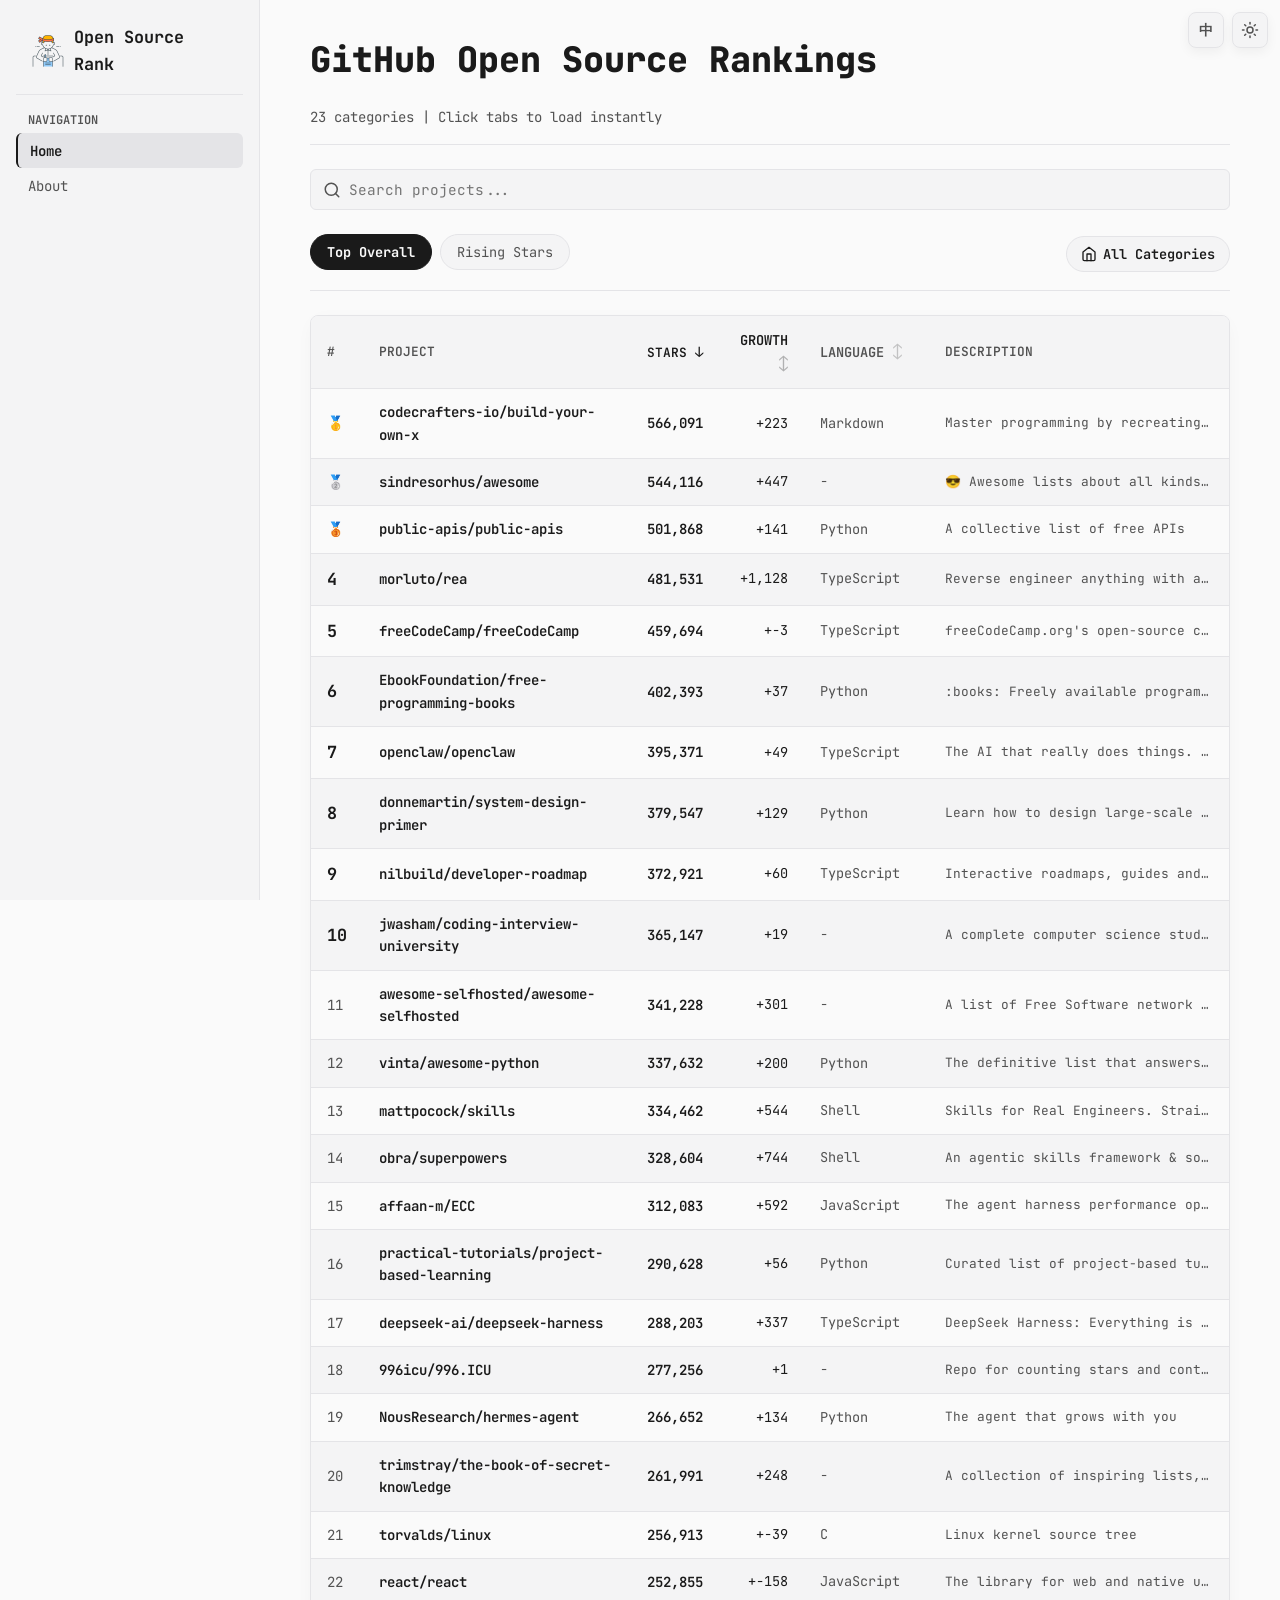
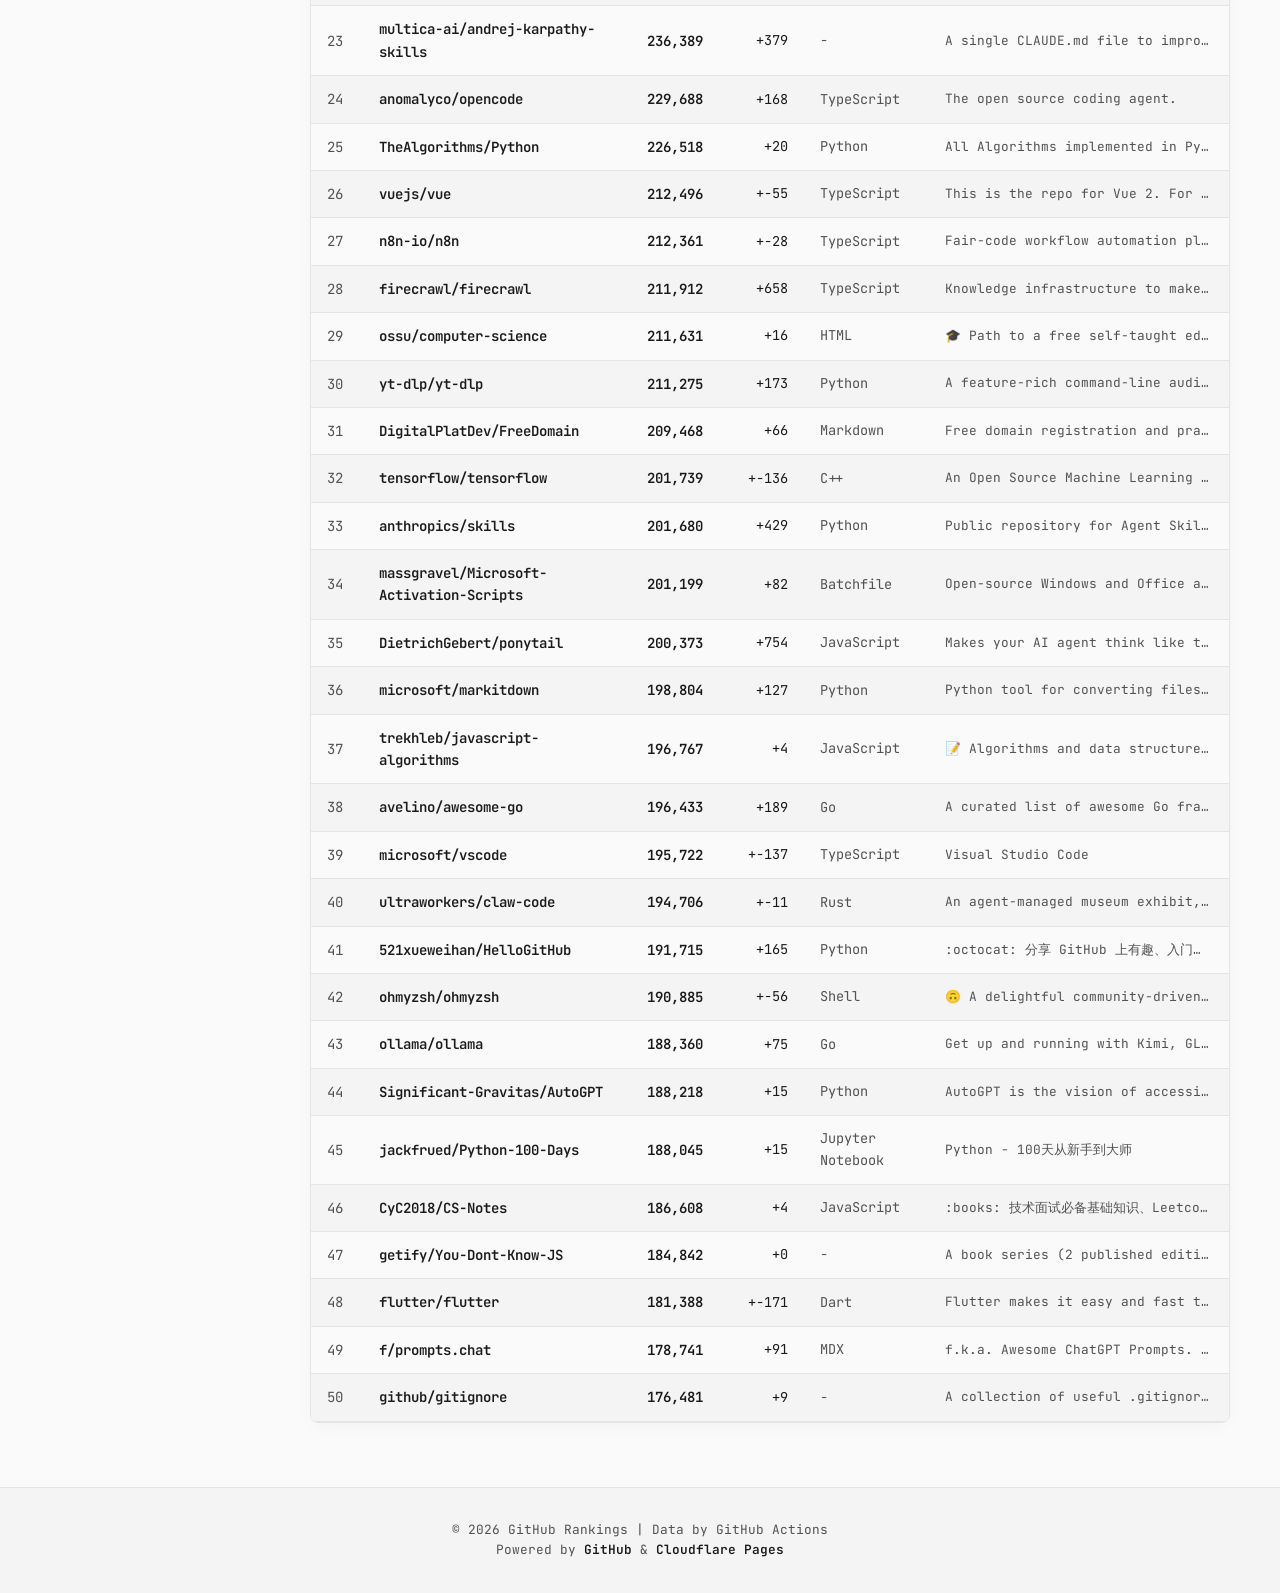
<file: index.html>
<!DOCTYPE html>
<html lang="zh-CN">
<head>
  <meta charset="utf-8">
  <meta name="viewport" content="width=device-width, initial-scale=1">
  <title>GitHub 开源排行榜</title>
  <link href="https://fonts.googleapis.com/css2?family=JetBrains+Mono:wght@400;600;700&display=swap" rel="stylesheet">
  <link rel="stylesheet" href="assets/style.css">
  <link rel="icon" href="assets/logo.png" type="image/png">
</head>
<body>

  <div id="app-header"></div>

  <div class="layout">
    <div id="app-sidebar"></div>

    <main class="main">
      <h1 class="page-title" data-i18n="pageTitle">GitHub 开源排行榜</h1>
      <div class="page-meta" id="update-time" data-i18n="loading">正在获取数据...</div>

      <div class="search-box">
        <svg xmlns="http://www.w3.org/2000/svg" width="18" height="18" viewBox="0 0 24 24" fill="none" stroke="currentColor" stroke-width="2" stroke-linecap="round" stroke-linejoin="round"><circle cx="11" cy="11" r="8"/><path d="m21 21-4.3-4.3"/></svg>
        <input type="text" id="search-input" placeholder="搜索项目名、语言或简介..." data-i18n-placeholder="searchPlaceholder">
      </div>

      <!-- 👇 标签区改造：增加了全部分类按钮 -->
      <div class="tabs-wrapper">
        <div class="tabs" id="tabs"></div>
        <button class="all-cats-btn" id="open-drawer-btn">
          <svg xmlns="http://www.w3.org/2000/svg" width="16" height="16" viewBox="0 0 24 24" fill="none" stroke="currentColor" stroke-width="2" stroke-linecap="round" stroke-linejoin="round"><path d="m3 9 9-7 9 7v11a2 2 0 0 1-2 2H5a2 2 0 0 1-2-2z"/><polyline points="9 22 9 12 15 12 15 22"/></svg>
          <span data-i18n="allCats">全部分类</span>
        </button>
      </div>

      <div class="table-wrapper">
        <table>
          <thead>
            <tr>
              <th class="col-rank">#</th>
              <th data-i18n="thProject">项目</th>
              <th class="col-stars sortable" data-key="stars">Stars</th>
              <th class="col-growth sortable" data-key="growth" data-i18n="thGrowth">涨星</th>
              <th class="col-lang sortable" data-key="language" data-i18n="thLang">语言</th>
              <th class="col-desc" data-i18n="thDesc">简介</th>
            </tr>
          </thead>
          <tbody id="table-body">
            <tr class="skeleton-row"><td colspan="6"><div class="skeleton"></div></td></tr>
          </tbody>
        </table>
      </div>
    </main>
  </div>

  <div id="app-footer"></div>

  <!-- 👇 新增：底部分类抽屉 & 遮罩层 -->
  <div class="drawer-overlay" id="drawer-overlay"></div>
  <div class="drawer" id="category-drawer">
    <div class="drawer-header">
      <h3 data-i18n="allCatsTitle">全部分类</h3>
      <button class="drawer-close" id="close-drawer-btn">✕</button>
    </div>
    <div class="drawer-content" id="drawer-content">
      <!-- JS 动态渲染折叠菜单 -->
    </div>
  </div>

  <script src="assets/app.js"></script>
</body>
</html>
</file>
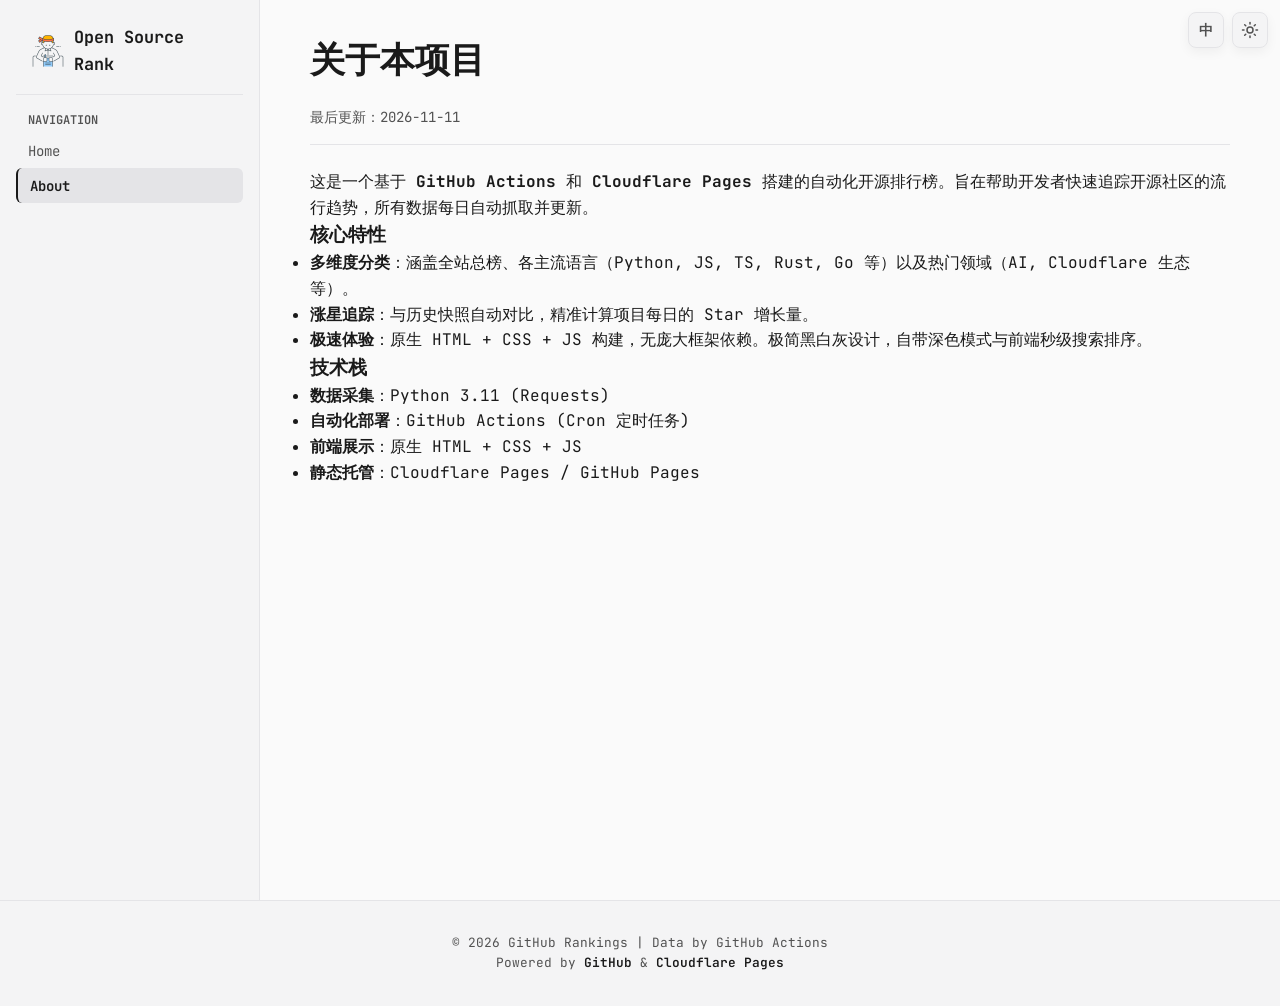
<file: about.html>
<!DOCTYPE html>
<html lang="zh-CN">
<head>
  <meta charset="utf-8">
  <meta name="viewport" content="width=device-width, initial-scale=1">
  <title>关于 - GitHub 开源排行榜</title>
  <link href="https://fonts.googleapis.com/css2?family=JetBrains+Mono:wght@400;600;700&display=swap" rel="stylesheet">
  <link rel="stylesheet" href="assets/style.css">
  <link rel="icon" href="assets/logo.png" type="image/png">
</head>
<body>

  <div id="app-header"></div>

  <div class="layout">
    <div id="app-sidebar"></div>

    <!-- 右侧主内容区 -->
    <main class="main">
      <h1 class="page-title">关于本项目</h1>
      <div class="page-meta">最后更新：2026-11-11</div>
      
      <!-- 这里使用了我们在 CSS 中定义的专属排版类 -->
      <div class="about-content">
        <p>这是一个基于 <strong>GitHub Actions</strong> 和 <strong>Cloudflare Pages</strong> 搭建的自动化开源排行榜。旨在帮助开发者快速追踪开源社区的流行趋势，所有数据每日自动抓取并更新。</p>
        
        <h3>核心特性</h3>
        <ul>
          <li><strong>多维度分类</strong>：涵盖全站总榜、各主流语言（Python, JS, TS, Rust, Go 等）以及热门领域（AI, Cloudflare 生态等）。</li>
          <li><strong>涨星追踪</strong>：与历史快照自动对比，精准计算项目每日的 Star 增长量。</li>
          <li><strong>极速体验</strong>：原生 HTML + CSS + JS 构建，无庞大框架依赖。极简黑白灰设计，自带深色模式与前端秒级搜索排序。</li>
        </ul>

        <h3>技术栈</h3>
        <ul>
          <li><strong>数据采集</strong>：Python 3.11 (Requests)</li>
          <li><strong>自动化部署</strong>：GitHub Actions (Cron 定时任务)</li>
          <li><strong>前端展示</strong>：原生 HTML + CSS + JS</li>
          <li><strong>静态托管</strong>：Cloudflare Pages / GitHub Pages</li>
        </ul>
      </div>
    </main>
  </div>

  <div id="app-footer"></div>

  <script src="assets/app.js"></script>
</body>
</html>
</file>
<file: assets/style.css>
:root {
  --font: 'JetBrains Mono', 'Fira Code', ui-monospace, monospace;
  
  --accent: #1a1a1a;
  --text: #1a1a1a;
  --text-muted: #525252;
  --bg: #fafafa;
  --bg-alt: #f4f4f5;
  --border: #e4e4e7;
  
  --nav-w: 260px;
  --content-max: 1000px;
  
  --toggle-x: calc(100% - 30px);
  --toggle-y: 30px;
}

[data-theme="dark"] {
  --accent: #d4d4d4;
  --text: #e4e4e7;
  --text-muted: #a1a1aa;
  --bg: #09090b;
  --bg-alt: #111113;
  --border: #27272a;
}

@media (prefers-color-scheme: dark) {
  :root:not([data-theme]) {
    --accent: #d4d4d4;
    --text: #e4e4e7;
    --text-muted: #a1a1aa;
    --bg: #09090b;
    --bg-alt: #111113;
    --border: #27272a;
  }
}

* { box-sizing: border-box; margin: 0; padding: 0; }
html { scroll-behavior: smooth; }

body {
  font-family: var(--font);
  color: var(--text);
  background: var(--bg);
  line-height: 1.6;
  display: flex;
  flex-direction: column;
  min-height: 100vh;
}

/* 水波纹过渡动画 */
::view-transition-old(root) { animation: none; z-index: -1; }
::view-transition-new(root) { animation: theme-reveal 0.5s ease-out; }
@keyframes theme-reveal {
  from { clip-path: circle(0% at var(--toggle-x) var(--toggle-y)); }
  to { clip-path: circle(150% at var(--toggle-x) var(--toggle-y)); }
}

.layout { display: flex; flex: 1; width: 100%; }

/* ====== 左侧导航 ====== */
.nav {
  position: sticky; top: 0;
  width: var(--nav-w); height: 100vh;
  overflow-y: auto; flex-shrink: 0;
  border-right: 1px solid var(--border);
  background: var(--bg-alt);
  padding: 1.5rem 0; font-size: 0.875rem;
  z-index: 900;
}
.nav-inner { padding: 0 1rem; }
.nav-list, .nav-list ul { list-style: none !important; padding: 0; margin: 0; }
.nav-header {
  display: flex; align-items: center; gap: 0.6rem;
  padding: 0 1rem 1rem; margin-bottom: 0.5rem;
  border-bottom: 1px solid var(--border);
}
.nav-logo { width: 32px; height: 32px; object-fit: contain; }
.nav-title { font-size: 1.05rem; font-weight: 700; }
.nav-section-title {
  padding: 0.5rem 0.75rem 0.2rem; font-weight: 600; font-size: 0.75rem;
  text-transform: uppercase; color: var(--text-muted);
}
.nav-list a {
  display: block; padding: 0.4rem 0.75rem;
  color: var(--text-muted); text-decoration: none;
  border-radius: 6px; transition: all 0.15s;
}
.nav-list a:hover { color: var(--text); background: var(--border); }
.nav-list a.active {
  color: var(--text); background: var(--border); font-weight: 600;
  border-left: 2px solid var(--accent);
}

/* ====== 右侧主内容区 ====== */
.main {
  flex: 1; min-width: 0;
  max-width: var(--content-max);
  margin: 0 auto; padding: 2rem 2.5rem;
}
.page-title { font-size: 2.2rem; font-weight: 800; margin-bottom: 0.5em; }
.page-meta { color: var(--text-muted); font-size: 0.875rem; margin-bottom: 1.5rem; padding-bottom: 1rem; border-bottom: 1px solid var(--border); }

/* 搜索框 */
.search-box {
  display: flex; align-items: center; gap: 8px;
  background: var(--bg-alt); border: 1px solid var(--border);
  padding: 0 12px; border-radius: 6px; margin-bottom: 1.5rem;
  transition: border-color 0.2s;
}
.search-box:focus-within { border-color: var(--text-muted); }
.search-box svg { color: var(--text-muted); flex-shrink: 0; }
.search-box input {
  flex: 1; background: transparent; border: none; padding: 10px 0;
  color: var(--text); font-family: var(--font); font-size: 0.9rem; outline: none;
}

/* ==================== 分类抽屉与标签 ==================== */
.tabs-wrapper {
  display: flex;
  align-items: center;
  gap: 12px;
  margin-bottom: 1.5rem;
  border-bottom: 1px solid var(--border);
  padding-bottom: 1rem;
}

.tabs {
  display: flex;
  flex-wrap: nowrap;
  gap: 8px;
  margin-bottom: 0;
  overflow-x: auto;
  scrollbar-width: none;
  flex: 1;
  padding-bottom: 4px;
}
.tabs::-webkit-scrollbar { display: none; }

/* 标签按钮：胶囊形、不换行 */
.tab-btn {
  flex-shrink: 0; 
  white-space: nowrap; 
  background: var(--bg-alt); 
  border: 1px solid var(--border); 
  color: var(--text-muted);
  padding: 8px 16px; 
  border-radius: 20px;
  cursor: pointer; 
  font-family: var(--font); 
  font-size: 0.85rem;
  transition: all 0.15s;
}
.tab-btn:hover { color: var(--text); border-color: var(--text-muted); }
.tab-btn.active { background: var(--accent); color: var(--bg); border-color: var(--accent); font-weight: 700; }

/* 全部分类按钮 */
.all-cats-btn {
  flex-shrink: 0;
  display: flex;
  align-items: center;
  gap: 6px;
  background: var(--bg-alt);
  border: 1px solid var(--border);
  color: var(--text);
  padding: 8px 14px;
  border-radius: 20px;
  cursor: pointer;
  font-family: var(--font);
  font-size: 0.85rem;
  font-weight: 600;
  transition: all 0.2s;
}
.all-cats-btn:hover { background: var(--border); }

/* 遮罩层 */
.drawer-overlay {
  position: fixed; inset: 0; background: rgba(0,0,0,0.5);
  backdrop-filter: blur(4px); z-index: 1000;
  opacity: 0; pointer-events: none; transition: opacity 0.3s;
}
.drawer-overlay.open { opacity: 1; pointer-events: auto; }

/* 底部抽屉基础样式（手机端） */
.drawer {
  position: fixed; bottom: 0; left: 0; right: 0;
  background: var(--bg); z-index: 1001;
  border-radius: 20px 20px 0 0;
  box-shadow: 0 -10px 40px rgba(0,0,0,0.1);
  transform: translateY(100%); transition: transform 0.3s cubic-bezier(0.175, 0.885, 0.32, 1);
  max-height: 85vh; display: flex; flex-direction: column;
}
.drawer.open { transform: translateY(0); }

.drawer-header {
  display: flex; justify-content: space-between; align-items: center;
  padding: 1.2rem 1.5rem; border-bottom: 1px solid var(--border);
}
.drawer-header h3 { font-size: 1.1rem; font-weight: 700; }
.drawer-close {
  background: transparent; border: none; color: var(--text-muted);
  font-size: 1.2rem; cursor: pointer; padding: 5px;
}

.drawer-content {
  padding: 1rem 1.5rem 2rem; overflow-y: auto; flex: 1;
  display: flex; flex-direction: column; gap: 12px;
}

/* 彩色折叠菜单 */
.color-details {
  background: var(--bg-alt); border-radius: 8px; overflow: hidden;
  border: 1px solid var(--border);
}
.color-details summary {
  display: flex; justify-content: space-between; align-items: center;
  padding: 1rem 1.2rem; cursor: pointer; font-weight: 600; font-size: 0.95rem;
  list-style: none; position: relative;
}
.color-details summary::-webkit-details-marker { display: none; }
.color-details summary::after {
  content: '▼'; font-size: 0.7rem; color: var(--text-muted); transition: transform 0.3s;
}
.color-details[open] summary::after { transform: rotate(180deg); }

.color-details[data-color="red"] { border-left: 4px solid #ef4444; }
.color-details[data-color="purple"] { border-left: 4px solid #8b5cf6; }
.color-details[data-color="orange"] { border-left: 4px solid #f97316; }
.color-details[data-color="blue"] { border-left: 4px solid #3b82f6; }
.color-details[data-color="green"] { border-left: 4px solid #10b981; }

.cat-list {
  display: flex; flex-direction: column; padding: 0 1.2rem 1rem;
  border-top: 1px solid var(--border); padding-top: 10px;
}
.cat-item {
  padding: 10px 12px; color: var(--text-muted); text-decoration: none;
  border-radius: 6px; font-size: 0.9rem; cursor: pointer; transition: background 0.2s;
  display: flex; justify-content: space-between;
}
.cat-item:hover { background: var(--border); color: var(--text); }
.cat-item.active { background: var(--border); color: var(--text); font-weight: 600; }

/* ====== 表格区 ====== */
.table-wrapper {
  overflow-x: auto; margin: 0 0 2rem 0;
  border: 1px solid var(--border); border-radius: 8px;
  box-shadow: 0 4px 20px -5px rgba(0, 0, 0, 0.05);
  scrollbar-width: thin;
}
table { width: 100%; min-width: 850px; border-collapse: collapse; font-size: 0.875rem; text-align: left; }
th, td { padding: 0.75rem 1rem; border-bottom: 1px solid var(--border); }
th { font-weight: 600; background: var(--bg-alt); color: var(--text-muted); text-transform: uppercase; font-size: 0.8rem; }

th.sortable { cursor: pointer; user-select: none; position: relative; }
th.sortable:hover { color: var(--text); }
th.sortable::after { content: ' ↕'; opacity: 0.3; font-size: 1.1em; }
th.sortable.asc::after { content: ' ↑'; opacity: 1; color: var(--text); }
th.sortable.desc::after { content: ' ↓'; opacity: 1; color: var(--text); }

tbody tr:nth-child(even) { background-color: var(--bg-alt); }
tbody tr:hover { background-color: var(--border); }

table a, .footer a { color: var(--text) !important; font-weight: 600; text-decoration: none !important; border-bottom: 1px solid transparent; }
table a:hover, .footer a:hover { border-bottom-color: var(--text); }

.col-rank { color: var(--text-muted); width: 50px; }
.col-rank.top-10 { font-weight: 700; color: var(--text); font-size: 1.05rem; }
.col-stars { text-align: right; color: var(--text); font-weight: 600; }
.col-growth { text-align: right; color: var(--text); font-size: 0.85rem; }
.col-lang { color: var(--text-muted); font-size: 0.85rem; }
.col-desc { color: var(--text-muted); font-size: 0.8rem; max-width: 300px; white-space: nowrap; overflow: hidden; text-overflow: ellipsis; }

.loading { text-align: center; padding: 50px; color: var(--text-muted); }

@keyframes shimmer {
  0% { background-position: -1000px 0; }
  100% { background-position: 1000px 0; }
}
.skeleton {
  height: 20px; width: 100%; border-radius: 4px;
  background: linear-gradient(90deg, var(--bg-alt) 25%, var(--border) 50%, var(--bg-alt) 75%);
  background-size: 1000px 100%;
  animation: shimmer 2s infinite linear;
}

/* 页脚 */
.footer {
  width: 100%; text-align: center; padding: 2rem 1rem;
  border-top: 1px solid var(--border); background: var(--bg-alt);
  font-size: 0.8rem; color: var(--text-muted);
}

/* ====== 右上角悬浮按钮 ====== */
.header-actions {
  position: fixed; top: 0.75rem; right: 0.75rem; z-index: 1000;
  display: flex; gap: 8px;
}
.action-btn {
  display: flex; align-items: center; justify-content: center;
  min-width: 36px; height: 36px; padding: 0 10px;
  background: var(--bg-alt); border: 1px solid var(--border); border-radius: 8px;
  cursor: pointer; color: var(--text-muted); font-family: var(--font); font-size: 0.85rem; font-weight: 600;
  transition: all 0.2s; box-shadow: 0 4px 12px rgba(0,0,0,0.05);
}
.action-btn:hover { color: var(--text); background: var(--border); }

.theme-toggle {
  position: relative;
  width: 36px; padding: 0;
}
.theme-toggle svg { position: absolute; transition: all 0.3s; }
.theme-toggle .icon-sun { opacity: 1; transform: scale(1); }
.theme-toggle .icon-moon { opacity: 0; transform: scale(0.5); }
[data-theme="dark"] .theme-toggle .icon-sun { opacity: 0; transform: scale(0.5); }
[data-theme="dark"] .theme-toggle .icon-moon { opacity: 1; transform: scale(1); }

.back-to-top {
  position: fixed; bottom: 2rem; right: 1.5rem; z-index: 1000;
  width: 40px; height: 40px;
  display: flex; align-items: center; justify-content: center;
  background: var(--bg-alt); border: 1px solid var(--border);
  border-radius: 50%; cursor: pointer; color: var(--text-muted);
  transition: all 0.3s ease; box-shadow: 0 4px 12px rgba(0,0,0,0.1);
  opacity: 0; pointer-events: none; transform: translateY(10px); 
}
.back-to-top.show { opacity: 1; pointer-events: auto; transform: translateY(0); }
.back-to-top:hover { color: var(--text); background: var(--border); }

.nav-toggle { display: none; }
.nav-backdrop { display: none; }

/* ==================== 手机端适配（修复布局乱套问题） ==================== */
@media (max-width: 768px) {
  .layout { flex-direction: column; }
  
  /* 强制左侧导航隐藏在屏幕外 */
  .nav {
    position: fixed; top: 0; left: 0;
    width: 280px; height: 100vh;
    transform: translateX(-100%);
    transition: transform 0.3s;
    box-shadow: 2px 0 10px rgba(0,0,0,0.1);
  }
  .nav.nav--open { transform: translateX(0); }
  
  /* 遮罩层 */
  .nav-backdrop { 
    position: fixed; inset: 0; background: rgba(0,0,0,0.4); 
    z-index: 899; display: none; 
  }
  .nav-backdrop--visible { display: block; }
  
  /* 左上角汉堡菜单 */
  .nav-toggle {
    display: flex; position: fixed; top: 0.75rem; left: 0.75rem; z-index: 1000;
    width: 36px; height: 36px; align-items: center; justify-content: center;
    background: var(--bg-alt); border: 1px solid var(--border);
    border-radius: 8px; cursor: pointer; color: var(--text-muted);
    box-shadow: 0 4px 12px rgba(0,0,0,0.05);
  }
  
  .main { padding: 4rem 1rem 1.5rem; width: 100%; }
  .page-title { font-size: 1.75rem; }
  .back-to-top { bottom: 1.5rem; right: 1rem; width: 36px; height: 36px; }
}

/* ==================== PC 端适配：抽屉居中偏上弹窗 ==================== */
@media (min-width: 768px) {
  .drawer {
    left: 50%;
    top: 10vh; /* 偏上位置 */
    bottom: auto;
    width: 520px;
    max-height: 75vh;
    border-radius: 16px;
    transform: translate(-50%, 20px);
    opacity: 0;
    pointer-events: none;
    transition: transform 0.3s cubic-bezier(0.175, 0.885, 0.32, 1.275), opacity 0.3s;
  }
  
  .drawer.open {
    transform: translate(-50%, 0);
    opacity: 1;
    pointer-events: auto;
  }
}
</file>
